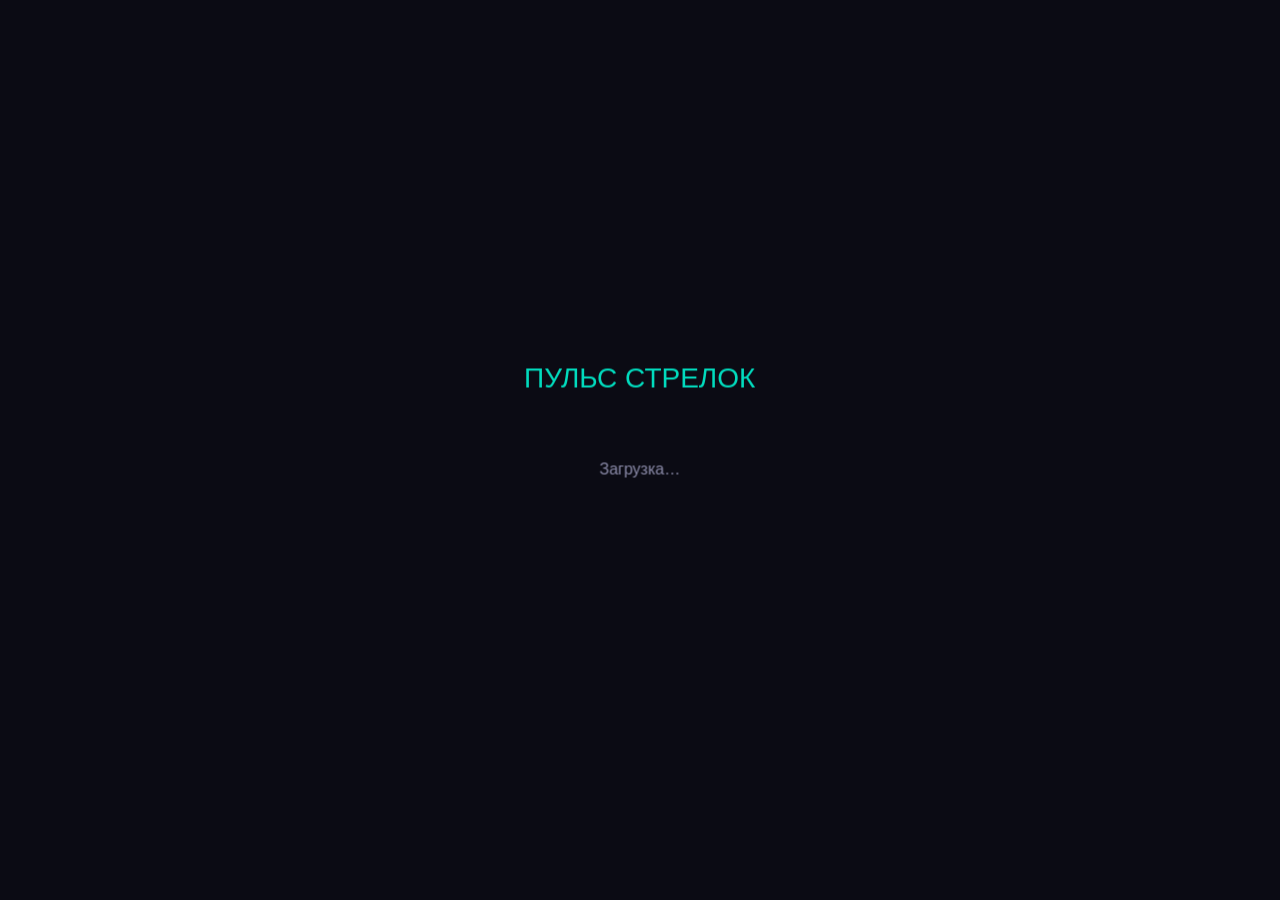
<file: index.html>
<!DOCTYPE html>
<html lang="ru">
<head>
  <meta charset="UTF-8" />
  <meta name="viewport" content="width=device-width, initial-scale=1.0, maximum-scale=1.0, user-scalable=no, viewport-fit=cover" />
  <meta name="mobile-web-app-capable" content="yes" />
  <meta name="apple-mobile-web-app-capable" content="yes" />
  <meta name="apple-mobile-web-app-status-bar-style" content="black-translucent" />
  <meta name="format-detection" content="telephone=no" />
  <meta name="theme-color" content="#0b0b14" />
  <meta name="description" content="Пульс стрелок — логическая головоломка со стрелками для VK Games" />
  <meta http-equiv="Cache-Control" content="no-cache, no-store, must-revalidate" />
  <title>Пульс стрелок</title>
  <link rel="stylesheet" href="css/style.css?v=140" />
  <script src="vendor/phaser.min.js"></script>
  <script src="js/hidpi.js?v=140"></script>
  <script src="vendor/vk-bridge.min.js"></script>
</head>
<body>
  <div id="game-container"></div>
  <script src="js/layout.js?v=140"></script>
  <script src="js/levels-data.js?v=140"></script>
  <script src="js/levels.js?v=140"></script>
  <script src="js/progress.js?v=140"></script>
  <script src="js/daily.js?v=140"></script>
  <script src="js/audio.js?v=140"></script>
  <script src="js/ui.js?v=140"></script>
  <script src="js/support.js?v=140"></script>
  <script src="js/ads.js?v=140"></script>
  <script src="js/payments.js?v=140"></script>
  <script src="js/achievements.js?v=140"></script>
  <script src="js/skins.js?v=140"></script>
  <script src="js/scenes/Boot.js?v=140"></script>
  <script src="js/scenes/Consent.js?v=140"></script>
  <script src="js/scenes/Menu.js?v=140"></script>
  <script src="js/cloud-ui.js?v=140"></script>
  <script src="js/scenes/LevelsMap.js?v=140"></script>
  <script src="js/scenes/Achievements.js?v=140"></script>
  <script src="js/scenes/Skins.js?v=140"></script>
  <script src="js/scenes/Shop.js?v=140"></script>
  <script src="js/scenes/Settings.js?v=140"></script>
  <script src="js/scenes/Help.js?v=140"></script>
  <script src="js/scenes/Support.js?v=140"></script>
  <script src="js/scenes/Legal.js?v=140"></script>
  <script src="js/scenes/Game.js?v=140"></script>
  <script src="js/shop-hooks.js?v=140"></script>
  <script src="js/scenes/Win.js?v=140"></script>
  <script src="js/main.js?v=140"></script>
</body>
</html>
</file>
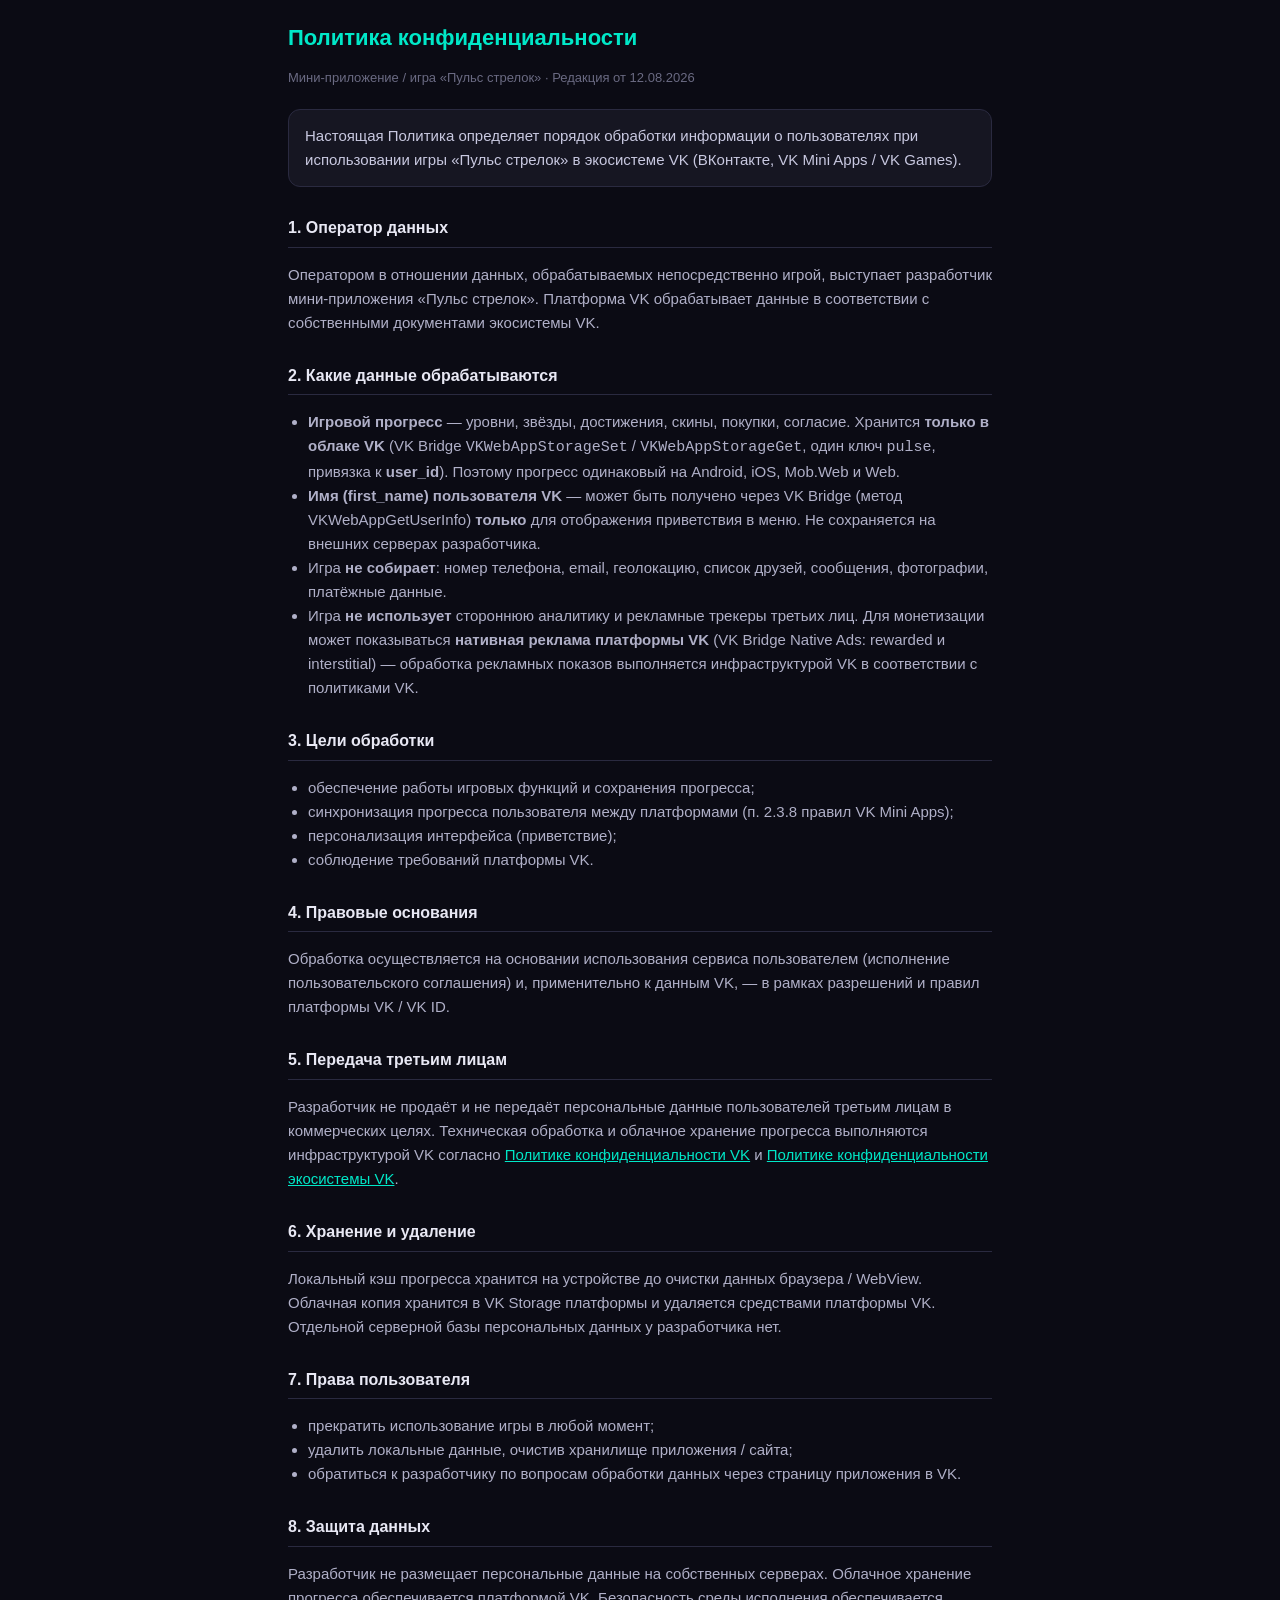
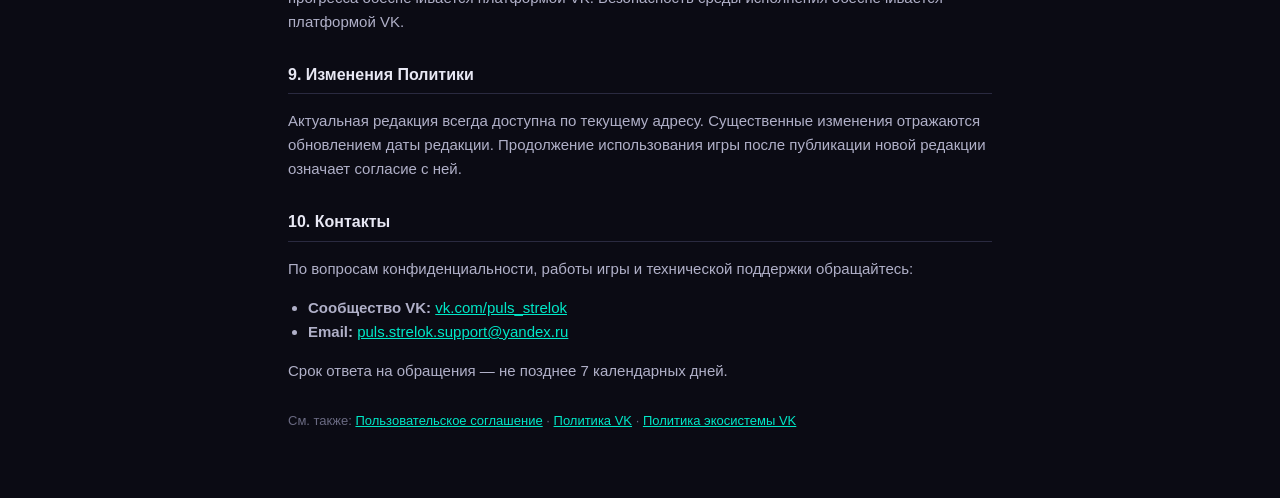
<file: privacy.html>
<!DOCTYPE html>
<html lang="ru">
<head>
  <meta charset="UTF-8" />
  <meta name="viewport" content="width=device-width, initial-scale=1.0" />
  <meta name="robots" content="index,follow" />
  <meta http-equiv="Cache-Control" content="no-cache, no-store, must-revalidate" />
  <title>Политика конфиденциальности — Пульс стрелок</title>
  <style>
    * { box-sizing: border-box; }
    body {
      font-family: -apple-system, BlinkMacSystemFont, 'Segoe UI', Arial, sans-serif;
      background: #0b0b14; color: #c8c8e0;
      margin: 0; padding: 20px 18px 48px;
      line-height: 1.6; max-width: 740px; margin-inline: auto;
      font-size: 15px;
    }
    h1 { color: #00e8c8; font-size: 22px; margin: 0 0 8px; }
    h2 { color: #e8e8f4; font-size: 16px; margin: 28px 0 10px; border-bottom: 1px solid #2a2a40; padding-bottom: 6px; }
    p, li { color: #b0b0c8; }
    ul { padding-left: 20px; }
    a { color: #00e8c8; }
    .meta { color: #6a6a82; font-size: 13px; margin-bottom: 20px; }
    .box { background: #161622; border: 1px solid #2a2a40; border-radius: 12px; padding: 14px 16px; margin: 16px 0; }
  </style>
</head>
<body>
  <h1>Политика конфиденциальности</h1>
  <p class="meta">Мини-приложение / игра «Пульс стрелок» · Редакция от 12.08.2026</p>

  <div class="box">
    Настоящая Политика определяет порядок обработки информации о пользователях при использовании игры «Пульс стрелок» в экосистеме VK (ВКонтакте, VK Mini Apps / VK Games).
  </div>

  <h2>1. Оператор данных</h2>
  <p>Оператором в отношении данных, обрабатываемых непосредственно игрой, выступает разработчик мини-приложения «Пульс стрелок». Платформа VK обрабатывает данные в соответствии с собственными документами экосистемы VK.</p>

  <h2>2. Какие данные обрабатываются</h2>
  <ul>
    <li><b>Игровой прогресс</b> — уровни, звёзды, достижения, скины, покупки, согласие. Хранится <b>только в облаке VK</b> (VK Bridge <code>VKWebAppStorageSet</code> / <code>VKWebAppStorageGet</code>, один ключ <code>pulse</code>, привязка к <b>user_id</b>). Поэтому прогресс одинаковый на Android, iOS, Mob.Web и Web.</li>
    <li><b>Имя (first_name) пользователя VK</b> — может быть получено через VK Bridge (метод VKWebAppGetUserInfo) <b>только</b> для отображения приветствия в меню. Не сохраняется на внешних серверах разработчика.</li>
    <li>Игра <b>не собирает</b>: номер телефона, email, геолокацию, список друзей, сообщения, фотографии, платёжные данные.</li>
    <li>Игра <b>не использует</b> стороннюю аналитику и рекламные трекеры третьих лиц. Для монетизации может показываться <b>нативная реклама платформы VK</b> (VK Bridge Native Ads: rewarded и interstitial) — обработка рекламных показов выполняется инфраструктурой VK в соответствии с политиками VK.</li>
  </ul>

  <h2>3. Цели обработки</h2>
  <ul>
    <li>обеспечение работы игровых функций и сохранения прогресса;</li>
    <li>синхронизация прогресса пользователя между платформами (п. 2.3.8 правил VK Mini Apps);</li>
    <li>персонализация интерфейса (приветствие);</li>
    <li>соблюдение требований платформы VK.</li>
  </ul>

  <h2>4. Правовые основания</h2>
  <p>Обработка осуществляется на основании использования сервиса пользователем (исполнение пользовательского соглашения) и, применительно к данным VK, — в рамках разрешений и правил платформы VK / VK ID.</p>

  <h2>5. Передача третьим лицам</h2>
  <p>Разработчик не продаёт и не передаёт персональные данные пользователей третьим лицам в коммерческих целях. Техническая обработка и облачное хранение прогресса выполняются инфраструктурой VK согласно <a href="https://vk.com/privacy" target="_blank" rel="noopener">Политике конфиденциальности VK</a> и <a href="https://id.vk.com/privacy" target="_blank" rel="noopener">Политике конфиденциальности экосистемы VK</a>.</p>

  <h2>6. Хранение и удаление</h2>
  <p>Локальный кэш прогресса хранится на устройстве до очистки данных браузера / WebView. Облачная копия хранится в VK Storage платформы и удаляется средствами платформы VK. Отдельной серверной базы персональных данных у разработчика нет.</p>

  <h2>7. Права пользователя</h2>
  <ul>
    <li>прекратить использование игры в любой момент;</li>
    <li>удалить локальные данные, очистив хранилище приложения / сайта;</li>
    <li>обратиться к разработчику по вопросам обработки данных через страницу приложения в VK.</li>
  </ul>

  <h2>8. Защита данных</h2>
  <p>Разработчик не размещает персональные данные на собственных серверах. Облачное хранение прогресса обеспечивается платформой VK. Безопасность среды исполнения обеспечивается платформой VK.</p>

  <h2>9. Изменения Политики</h2>
  <p>Актуальная редакция всегда доступна по текущему адресу. Существенные изменения отражаются обновлением даты редакции. Продолжение использования игры после публикации новой редакции означает согласие с ней.</p>

  <h2>10. Контакты</h2>
  <p>По вопросам конфиденциальности, работы игры и технической поддержки обращайтесь:</p>
  <ul>
    <li><b>Сообщество VK:</b> <a href="https://vk.com/puls_strelok" target="_blank" rel="noopener">vk.com/puls_strelok</a></li>
    <li><b>Email:</b> <a href="mailto:puls.strelok.support@yandex.ru">puls.strelok.support@yandex.ru</a></li>
  </ul>
  <p>Срок ответа на обращения — не позднее 7 календарных дней.</p>

  <p class="meta" style="margin-top:28px">См. также: <a href="terms.html">Пользовательское соглашение</a> · <a href="https://vk.com/privacy" target="_blank" rel="noopener">Политика VK</a> · <a href="https://id.vk.com/privacy" target="_blank" rel="noopener">Политика экосистемы VK</a></p>
</body>
</html>
</file>
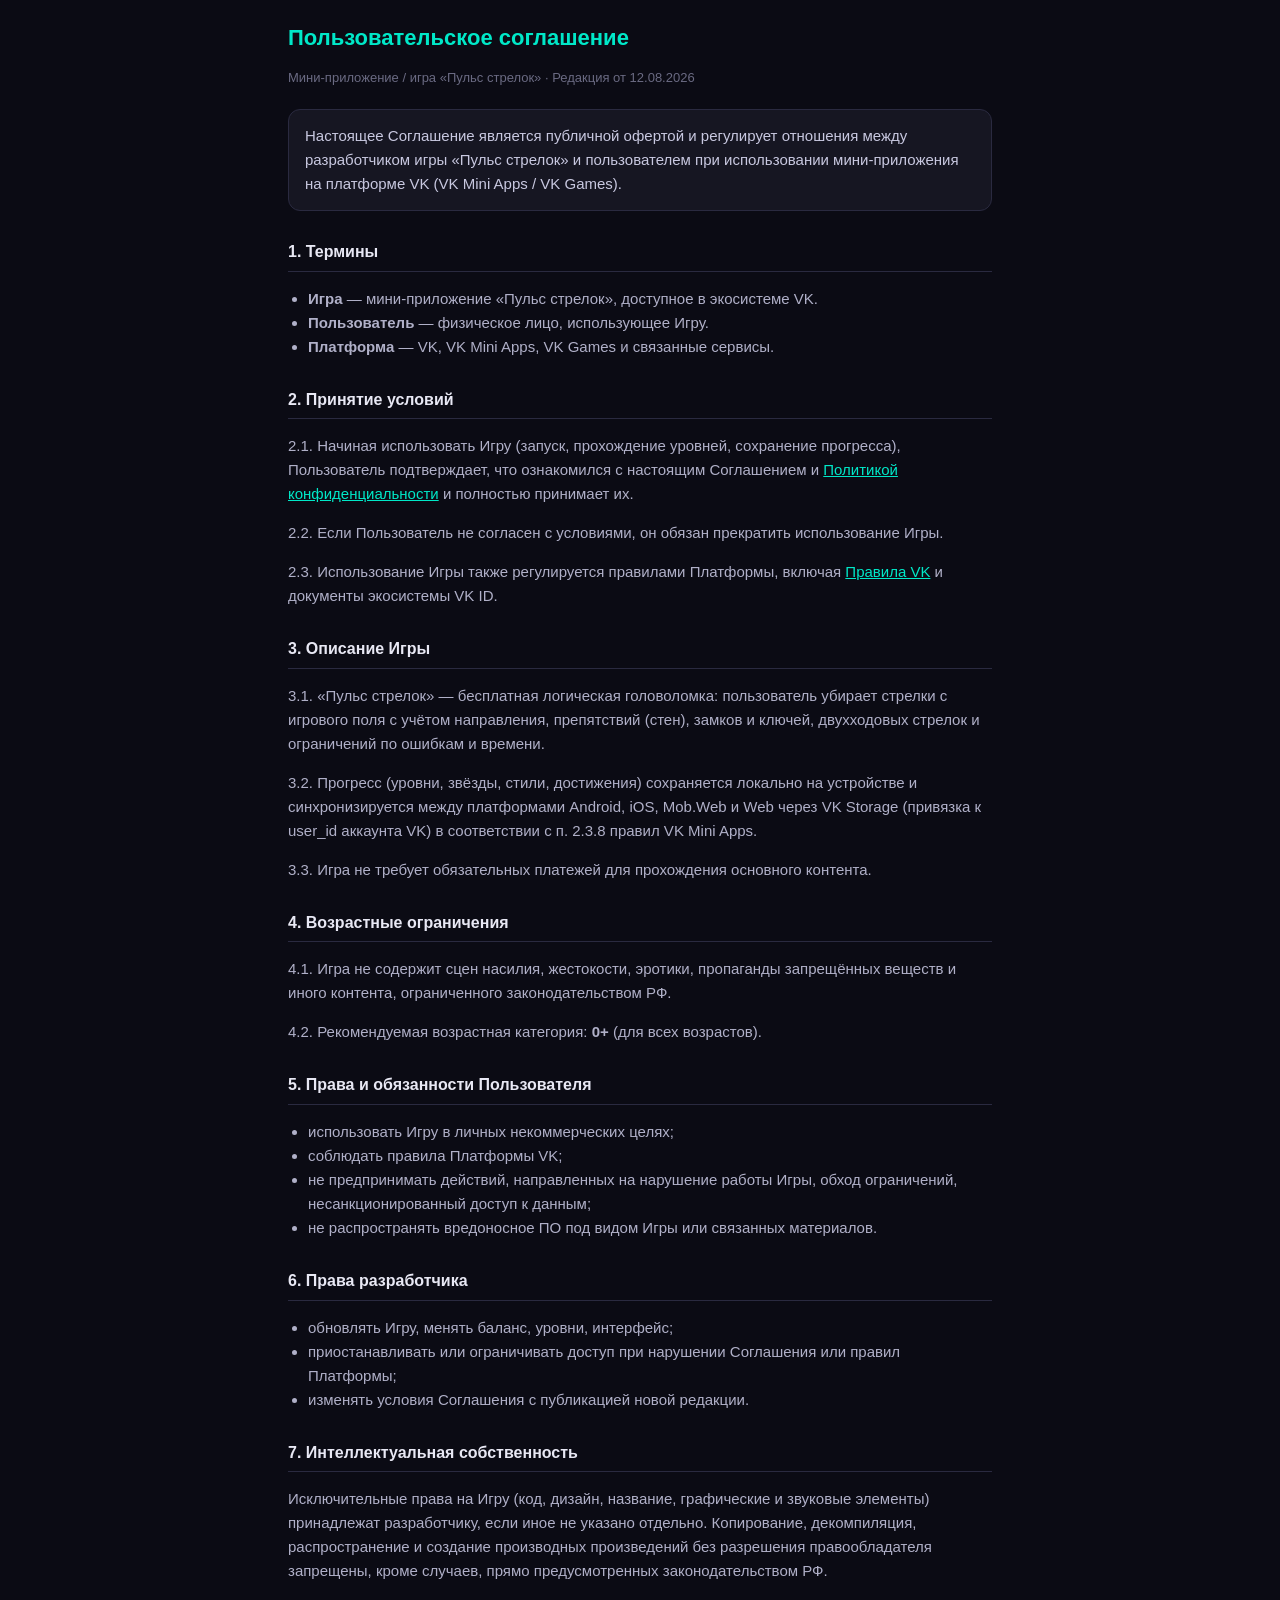
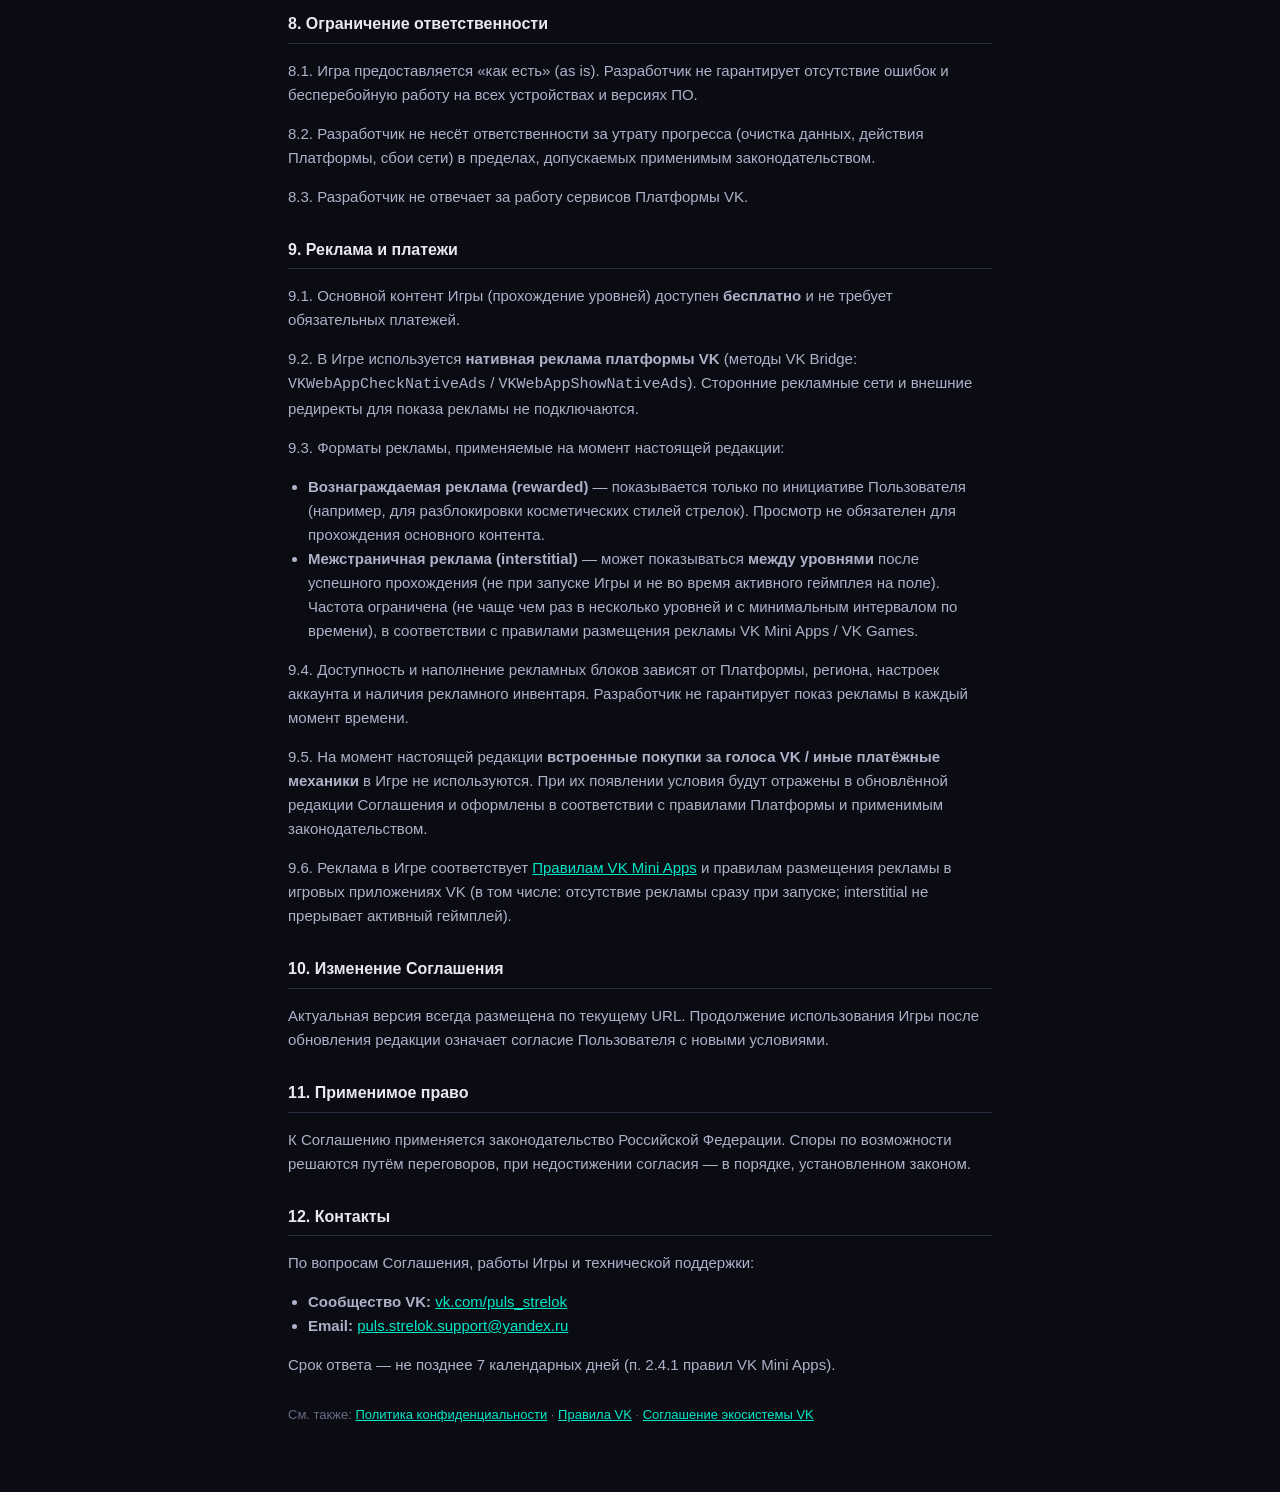
<file: terms.html>
<!DOCTYPE html>
<html lang="ru">
<head>
  <meta charset="UTF-8" />
  <meta name="viewport" content="width=device-width, initial-scale=1.0" />
  <meta name="robots" content="index,follow" />
  <meta http-equiv="Cache-Control" content="no-cache, no-store, must-revalidate" />
  <title>Пользовательское соглашение — Пульс стрелок</title>
  <style>
    * { box-sizing: border-box; }
    body {
      font-family: -apple-system, BlinkMacSystemFont, 'Segoe UI', Arial, sans-serif;
      background: #0b0b14; color: #c8c8e0;
      margin: 0; padding: 20px 18px 48px;
      line-height: 1.6; max-width: 740px; margin-inline: auto;
      font-size: 15px;
    }
    h1 { color: #00e8c8; font-size: 22px; margin: 0 0 8px; }
    h2 { color: #e8e8f4; font-size: 16px; margin: 28px 0 10px; border-bottom: 1px solid #2a2a40; padding-bottom: 6px; }
    p, li { color: #b0b0c8; }
    ul { padding-left: 20px; }
    a { color: #00e8c8; }
    .meta { color: #6a6a82; font-size: 13px; margin-bottom: 20px; }
    .box { background: #161622; border: 1px solid #2a2a40; border-radius: 12px; padding: 14px 16px; margin: 16px 0; }
  </style>
</head>
<body>
  <h1>Пользовательское соглашение</h1>
  <p class="meta">Мини-приложение / игра «Пульс стрелок» · Редакция от 12.08.2026</p>

  <div class="box">
    Настоящее Соглашение является публичной офертой и регулирует отношения между разработчиком игры «Пульс стрелок» и пользователем при использовании мини-приложения на платформе VK (VK Mini Apps / VK Games).
  </div>

  <h2>1. Термины</h2>
  <ul>
    <li><b>Игра</b> — мини-приложение «Пульс стрелок», доступное в экосистеме VK.</li>
    <li><b>Пользователь</b> — физическое лицо, использующее Игру.</li>
    <li><b>Платформа</b> — VK, VK Mini Apps, VK Games и связанные сервисы.</li>
  </ul>

  <h2>2. Принятие условий</h2>
  <p>2.1. Начиная использовать Игру (запуск, прохождение уровней, сохранение прогресса), Пользователь подтверждает, что ознакомился с настоящим Соглашением и <a href="privacy.html">Политикой конфиденциальности</a> и полностью принимает их.</p>
  <p>2.2. Если Пользователь не согласен с условиями, он обязан прекратить использование Игры.</p>
  <p>2.3. Использование Игры также регулируется правилами Платформы, включая <a href="https://vk.com/terms" target="_blank" rel="noopener">Правила VK</a> и документы экосистемы VK ID.</p>

  <h2>3. Описание Игры</h2>
  <p>3.1. «Пульс стрелок» — бесплатная логическая головоломка: пользователь убирает стрелки с игрового поля с учётом направления, препятствий (стен), замков и ключей, двухходовых стрелок и ограничений по ошибкам и времени.</p>
  <p>3.2. Прогресс (уровни, звёзды, стили, достижения) сохраняется локально на устройстве и синхронизируется между платформами Android, iOS, Mob.Web и Web через VK Storage (привязка к user_id аккаунта VK) в соответствии с п. 2.3.8 правил VK Mini Apps.</p>
  <p>3.3. Игра не требует обязательных платежей для прохождения основного контента.</p>

  <h2>4. Возрастные ограничения</h2>
  <p>4.1. Игра не содержит сцен насилия, жестокости, эротики, пропаганды запрещённых веществ и иного контента, ограниченного законодательством РФ.</p>
  <p>4.2. Рекомендуемая возрастная категория: <b>0+</b> (для всех возрастов).</p>

  <h2>5. Права и обязанности Пользователя</h2>
  <ul>
    <li>использовать Игру в личных некоммерческих целях;</li>
    <li>соблюдать правила Платформы VK;</li>
    <li>не предпринимать действий, направленных на нарушение работы Игры, обход ограничений, несанкционированный доступ к данным;</li>
    <li>не распространять вредоносное ПО под видом Игры или связанных материалов.</li>
  </ul>

  <h2>6. Права разработчика</h2>
  <ul>
    <li>обновлять Игру, менять баланс, уровни, интерфейс;</li>
    <li>приостанавливать или ограничивать доступ при нарушении Соглашения или правил Платформы;</li>
    <li>изменять условия Соглашения с публикацией новой редакции.</li>
  </ul>

  <h2>7. Интеллектуальная собственность</h2>
  <p>Исключительные права на Игру (код, дизайн, название, графические и звуковые элементы) принадлежат разработчику, если иное не указано отдельно. Копирование, декомпиляция, распространение и создание производных произведений без разрешения правообладателя запрещены, кроме случаев, прямо предусмотренных законодательством РФ.</p>

  <h2>8. Ограничение ответственности</h2>
  <p>8.1. Игра предоставляется «как есть» (as is). Разработчик не гарантирует отсутствие ошибок и бесперебойную работу на всех устройствах и версиях ПО.</p>
  <p>8.2. Разработчик не несёт ответственности за утрату прогресса (очистка данных, действия Платформы, сбои сети) в пределах, допускаемых применимым законодательством.</p>
  <p>8.3. Разработчик не отвечает за работу сервисов Платформы VK.</p>

  <h2>9. Реклама и платежи</h2>
  <p>9.1. Основной контент Игры (прохождение уровней) доступен <b>бесплатно</b> и не требует обязательных платежей.</p>
  <p>9.2. В Игре используется <b>нативная реклама платформы VK</b> (методы VK Bridge: <code>VKWebAppCheckNativeAds</code> / <code>VKWebAppShowNativeAds</code>). Сторонние рекламные сети и внешние редиректы для показа рекламы не подключаются.</p>
  <p>9.3. Форматы рекламы, применяемые на момент настоящей редакции:</p>
  <ul>
    <li><b>Вознаграждаемая реклама (rewarded)</b> — показывается только по инициативе Пользователя (например, для разблокировки косметических стилей стрелок). Просмотр не обязателен для прохождения основного контента.</li>
    <li><b>Межстраничная реклама (interstitial)</b> — может показываться <b>между уровнями</b> после успешного прохождения (не при запуске Игры и не во время активного геймплея на поле). Частота ограничена (не чаще чем раз в несколько уровней и с минимальным интервалом по времени), в соответствии с правилами размещения рекламы VK Mini Apps / VK Games.</li>
  </ul>
  <p>9.4. Доступность и наполнение рекламных блоков зависят от Платформы, региона, настроек аккаунта и наличия рекламного инвентаря. Разработчик не гарантирует показ рекламы в каждый момент времени.</p>
  <p>9.5. На момент настоящей редакции <b>встроенные покупки за голоса VK / иные платёжные механики</b> в Игре не используются. При их появлении условия будут отражены в обновлённой редакции Соглашения и оформлены в соответствии с правилами Платформы и применимым законодательством.</p>
  <p>9.6. Реклама в Игре соответствует <a href="https://dev.vk.com/ru/mini-apps-rules" target="_blank" rel="noopener">Правилам VK Mini Apps</a> и правилам размещения рекламы в игровых приложениях VK (в том числе: отсутствие рекламы сразу при запуске; interstitial не прерывает активный геймплей).</p>

  <h2>10. Изменение Соглашения</h2>
  <p>Актуальная версия всегда размещена по текущему URL. Продолжение использования Игры после обновления редакции означает согласие Пользователя с новыми условиями.</p>

  <h2>11. Применимое право</h2>
  <p>К Соглашению применяется законодательство Российской Федерации. Споры по возможности решаются путём переговоров, при недостижении согласия — в порядке, установленном законом.</p>

  <h2>12. Контакты</h2>
  <p>По вопросам Соглашения, работы Игры и технической поддержки:</p>
  <ul>
    <li><b>Сообщество VK:</b> <a href="https://vk.com/puls_strelok" target="_blank" rel="noopener">vk.com/puls_strelok</a></li>
    <li><b>Email:</b> <a href="mailto:puls.strelok.support@yandex.ru">puls.strelok.support@yandex.ru</a></li>
  </ul>
  <p>Срок ответа — не позднее 7 календарных дней (п. 2.4.1 правил VK Mini Apps).</p>

  <p class="meta" style="margin-top:28px">См. также: <a href="privacy.html">Политика конфиденциальности</a> · <a href="https://vk.com/terms" target="_blank" rel="noopener">Правила VK</a> · <a href="https://id.vk.com/terms" target="_blank" rel="noopener">Соглашение экосистемы VK</a></p>
</body>
</html>
</file>
<file: css/style.css>
@import url('https://fonts.googleapis.com/css2?family=Manrope:wght@500;600;700;800&display=swap');

* {
  margin: 0;
  padding: 0;
  box-sizing: border-box;
  -webkit-tap-highlight-color: transparent;
  -webkit-touch-callout: none;
  user-select: none;
  -webkit-user-select: none;
}

html, body {
  width: 100%;
  height: 100%;
  overflow: hidden;
  background: #0b0b14;
  font-family: 'Manrope', -apple-system, BlinkMacSystemFont, 'Segoe UI', Arial, sans-serif;
  color: #eef0ff;
  position: fixed;
  inset: 0;
  touch-action: manipulation;
  overscroll-behavior: none;
}

#game-container {
  position: absolute;
  inset: 0;
  width: 100%;
  height: 100%;
  overflow: hidden;
  background: #0b0b14;
  padding: env(safe-area-inset-top) env(safe-area-inset-right) env(safe-area-inset-bottom) env(safe-area-inset-left);
}

#game-container canvas {
  display: block;
  touch-action: none;
  outline: none;
}

:focus-visible { outline: 3px solid #00e8c8; outline-offset: 3px; }

@media (prefers-reduced-motion: reduce) {
  *, *::before, *::after { animation-duration: .01ms !important; transition-duration: .01ms !important; }
}
</file>
